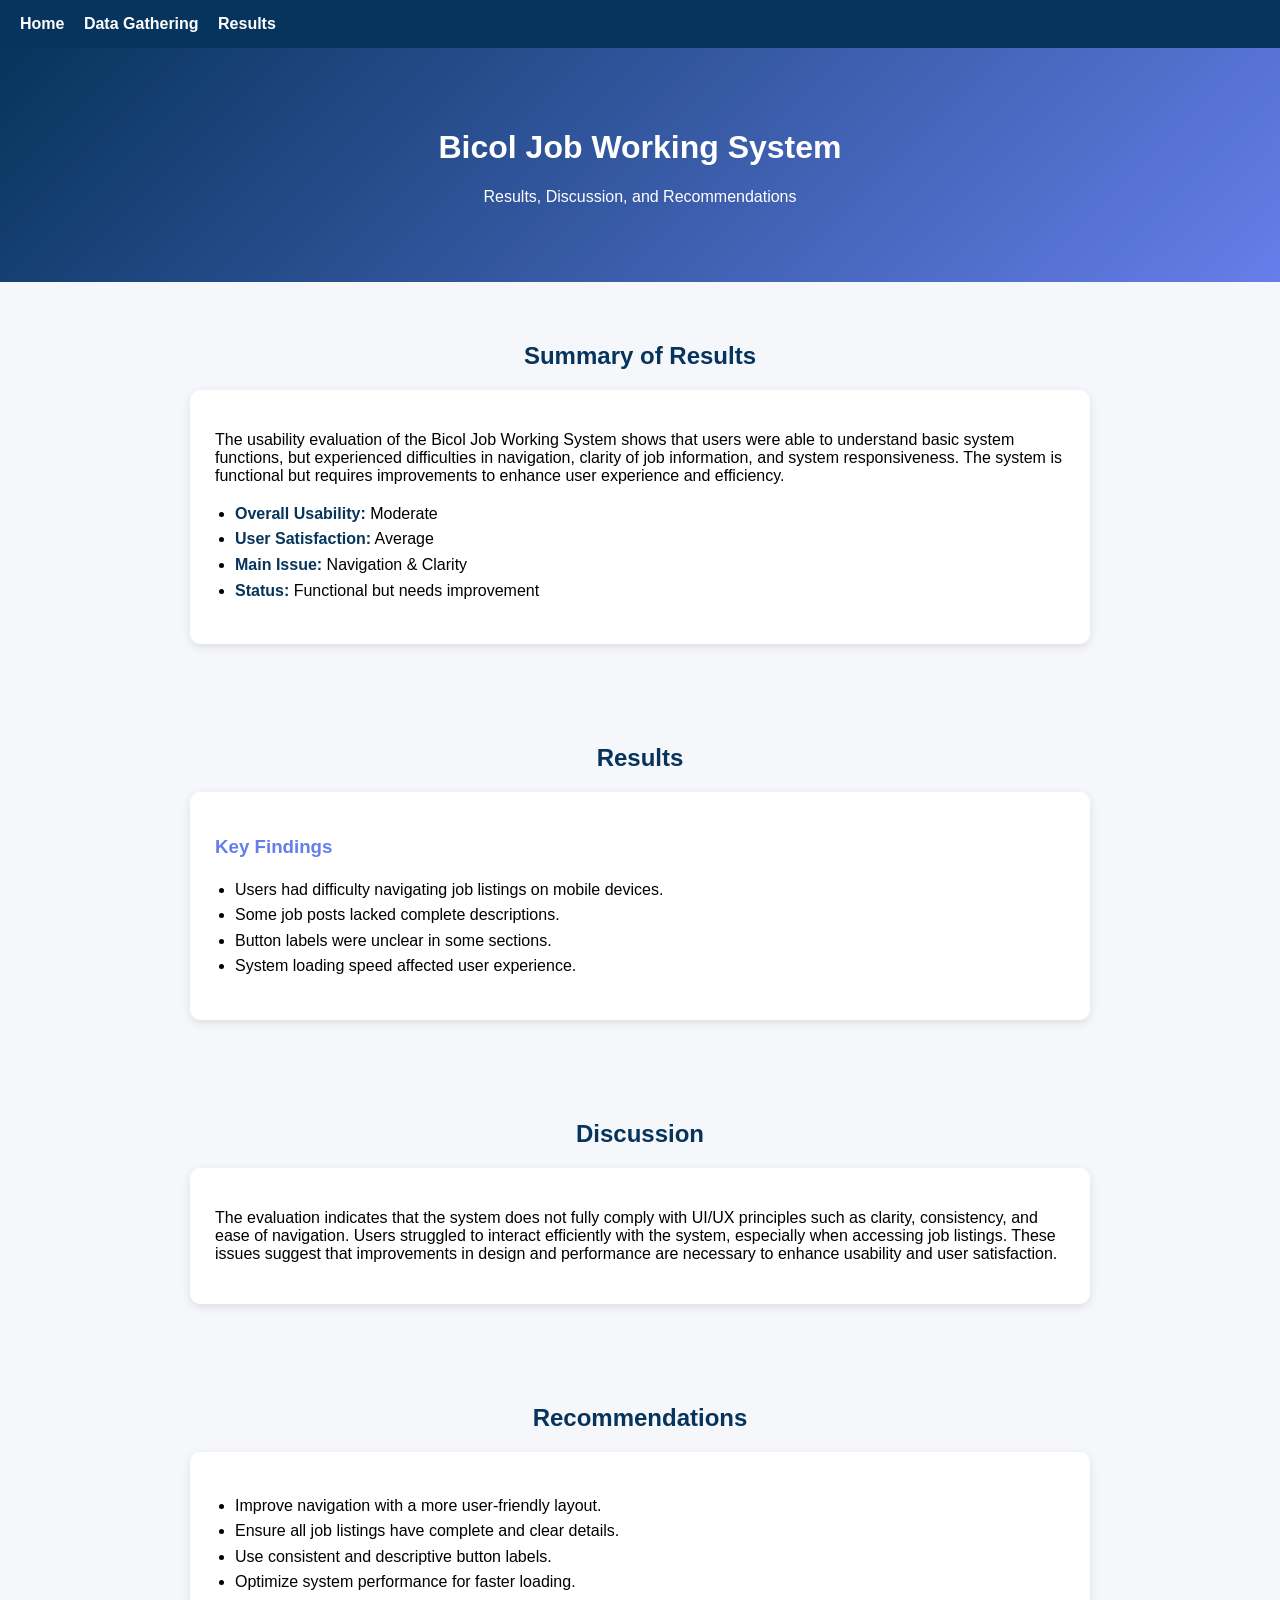
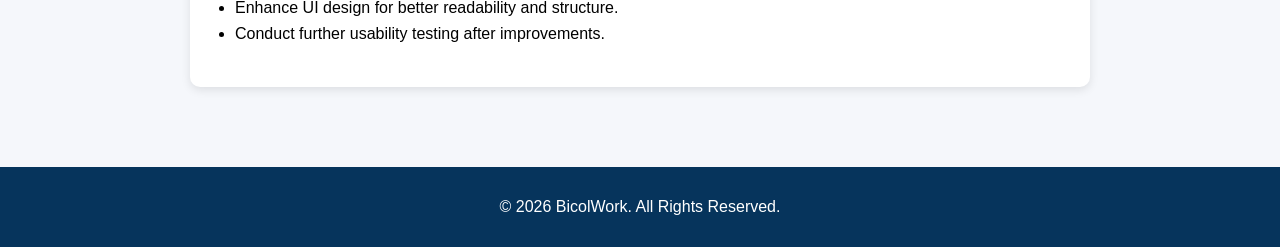
<file: HCI-Gorup-3-main/result_discussion_and_ecommendation.html>
<!DOCTYPE html>
<html lang="en">
<head>
<meta charset="UTF-8">
<meta name="viewport" content="width=device-width, initial-scale=1.0">
<title>BicolWork - Results</title>

<style>
body {
    font-family: Arial, sans-serif;
    margin: 0;
    background: #f5f7fb;
}

.navbar {
    background: #06345C;
    padding: 15px 20px;
}

.navbar a {
    color: white;
    text-decoration: none;
    margin-right: 15px;
    font-weight: bold;
}

.hero {
    background: linear-gradient(135deg, #06345C, #667eea);
    color: white;
    text-align: center;
    padding: 60px 20px;
}

.section {
    max-width: 900px;
    margin: auto;
    padding: 40px 20px;
}

.box {
    background: white;
    padding: 25px;
    margin-top: 20px;
    border-radius: 10px;
    box-shadow: 0 3px 10px rgba(0,0,0,0.1);
}

h2 {
    color: #06345C;
    text-align: center;
}

h3 {
    color: #667eea;
}

ul {
    padding-left: 20px;
    line-height: 1.6;
}

footer {
    text-align: center;
    padding: 15px;
    background: #06345C;
    color: white;
    margin-top: 40px;
}

strong {
    color: #06345C;
}
</style>

</head>

<body>

<div class="navbar">
    <a href="#">Home</a>
    <a href="#">Data Gathering</a>
    <a href="#">Results</a>
</div>

<div class="hero">
    <h1>Bicol Job Working System</h1>
    <p>Results, Discussion, and Recommendations</p>
</div>

<section class="section">
    <h2>Summary of Results</h2>

    <div class="box">
        <p>
            The usability evaluation of the Bicol Job Working System shows that users were able
            to understand basic system functions, but experienced difficulties in navigation,
            clarity of job information, and system responsiveness. The system is functional but
            requires improvements to enhance user experience and efficiency.
        </p>

        <ul>
            <li><strong>Overall Usability:</strong> Moderate</li>
            <li><strong>User Satisfaction:</strong> Average</li>
            <li><strong>Main Issue:</strong> Navigation & Clarity</li>
            <li><strong>Status:</strong> Functional but needs improvement</li>
        </ul>
    </div>
</section>

<section class="section">
    <h2>Results</h2>

    <div class="box">
        <h3>Key Findings</h3>
        <ul>
            <li>Users had difficulty navigating job listings on mobile devices.</li>
            <li>Some job posts lacked complete descriptions.</li>
            <li>Button labels were unclear in some sections.</li>
            <li>System loading speed affected user experience.</li>
        </ul>
    </div>
</section>

<section class="section">
    <h2>Discussion</h2>

    <div class="box">
        <p>
            The evaluation indicates that the system does not fully comply with UI/UX principles
            such as clarity, consistency, and ease of navigation. Users struggled to interact
            efficiently with the system, especially when accessing job listings. These issues
            suggest that improvements in design and performance are necessary to enhance
            usability and user satisfaction.
        </p>
    </div>
</section>

<section class="section">
    <h2>Recommendations</h2>

    <div class="box">
        <ul>
            <li>Improve navigation with a more user-friendly layout.</li>
            <li>Ensure all job listings have complete and clear details.</li>
            <li>Use consistent and descriptive button labels.</li>
            <li>Optimize system performance for faster loading.</li>
            <li>Enhance UI design for better readability and structure.</li>
            <li>Conduct further usability testing after improvements.</li>
        </ul>
    </div>
</section>

<footer>
    <p>&copy; 2026 BicolWork. All Rights Reserved.</p>
</footer>

</body>
</html>
</file>
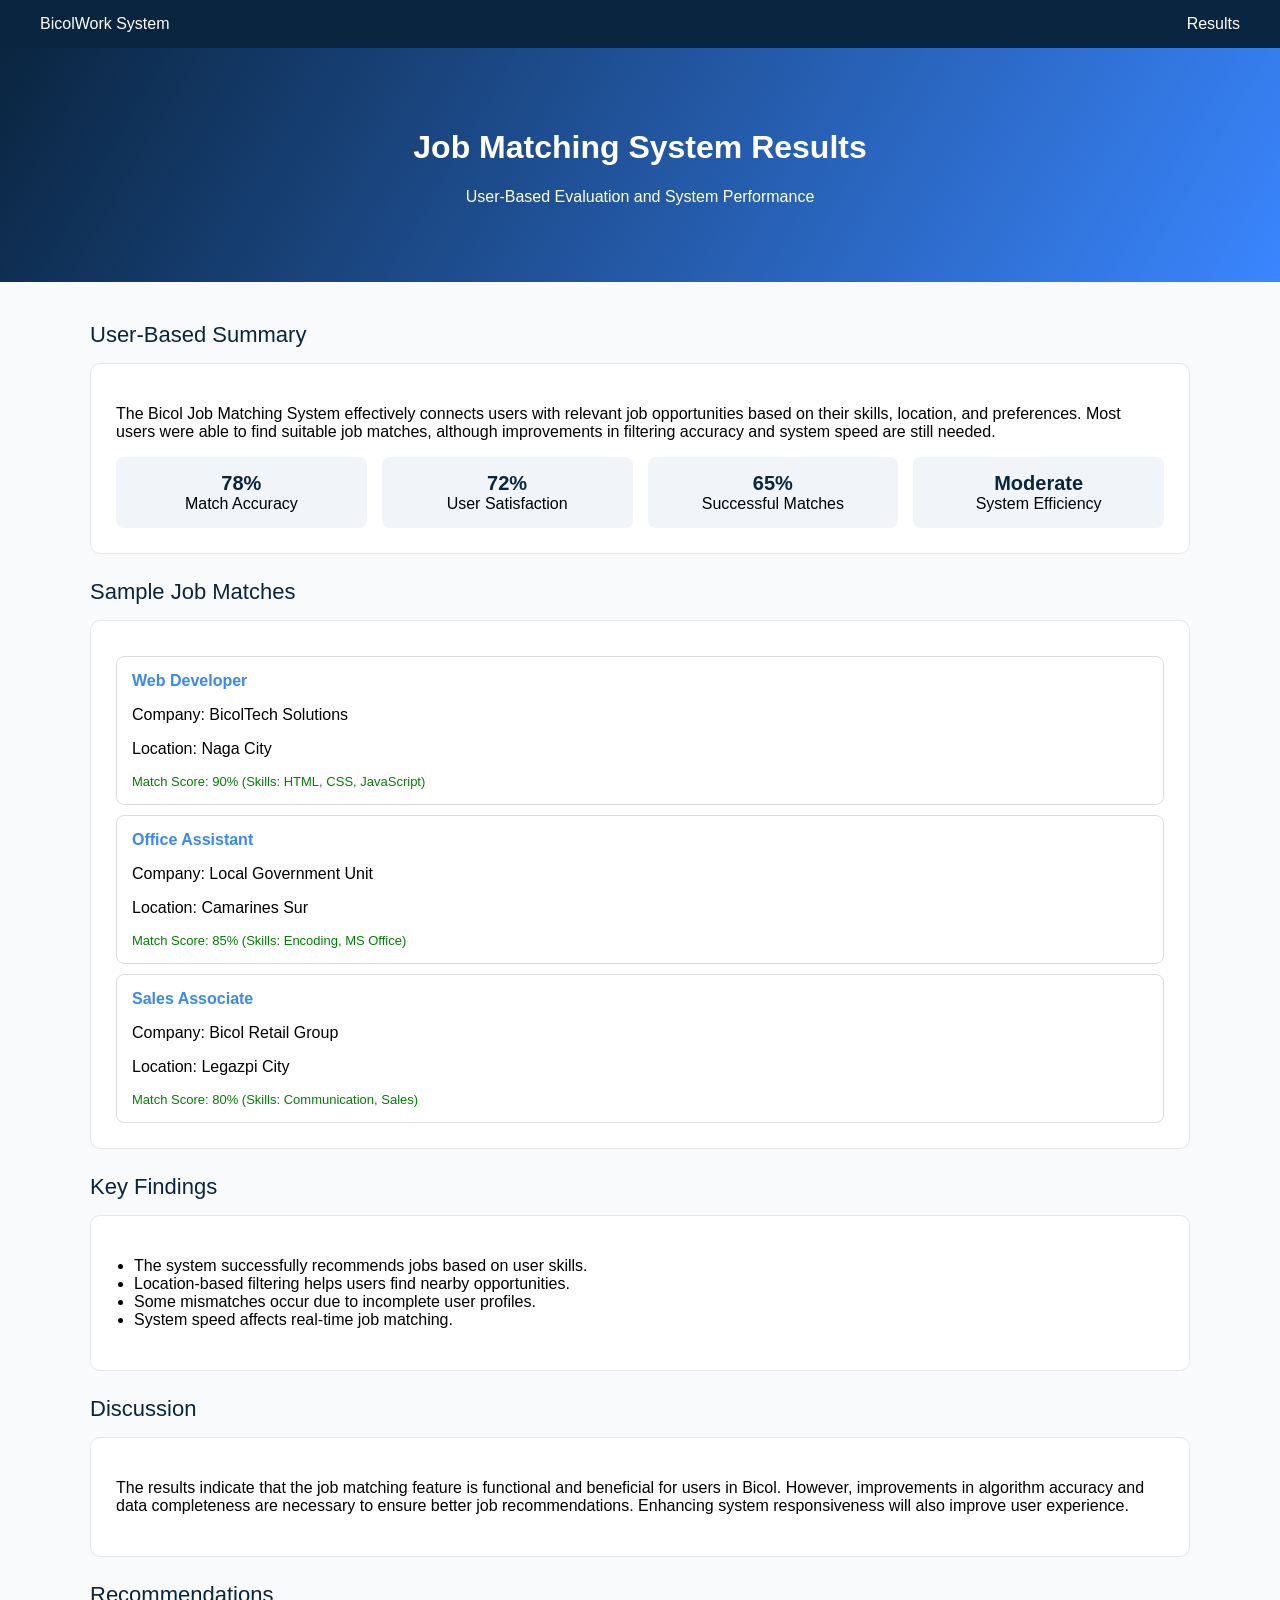
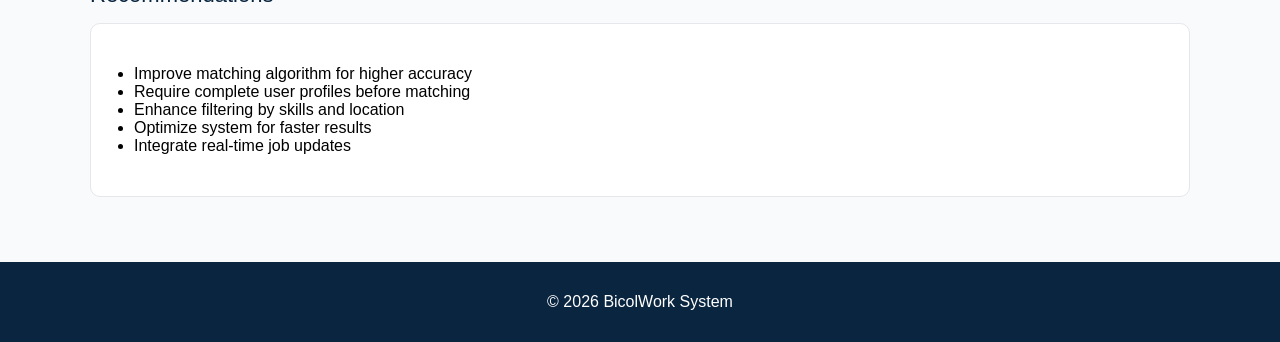
<file: HCI-Gorup-3-main/Result_Evaluate.html>
<!DOCTYPE html>
<html lang="en">
<head>
<meta charset="UTF-8">
<meta name="viewport" content="width=device-width, initial-scale=1.0">
<title>BicolWork - Job Matching Results</title>

<style>
:root {
    --primary: #0A2540;
    --secondary: #3A86FF;
    --light: #f1f5f9;
}

body {
    font-family: "Segoe UI", sans-serif;
    margin: 0;
    background: #f8fafc;
}

/* NAVBAR */
.navbar {
    background: var(--primary);
    padding: 15px 40px;
    display: flex;
    justify-content: space-between;
    color: white;
}

/* HERO */
.hero {
    background: linear-gradient(120deg, #0A2540, #3A86FF);
    color: white;
    text-align: center;
    padding: 60px 20px;
}

/* CONTAINER */
.container {
    max-width: 1100px;
    margin: auto;
    padding: 40px 20px;
}

/* SECTION */
.section-title {
    font-size: 22px;
    margin-bottom: 15px;
    color: var(--primary);
}

/* CARD */
.card {
    background: white;
    padding: 25px;
    border-radius: 10px;
    margin-bottom: 25px;
    border: 1px solid #e5e7eb;
}

/* GRID */
.grid {
    display: grid;
    grid-template-columns: repeat(auto-fit, minmax(200px, 1fr));
    gap: 15px;
}

.metric {
    background: var(--light);
    padding: 15px;
    border-radius: 8px;
    text-align: center;
}

.metric strong {
    font-size: 20px;
    color: var(--primary);
}

/* JOB CARD */
.job {
    border: 1px solid #ddd;
    padding: 15px;
    border-radius: 8px;
    margin-top: 10px;
}

.job h4 {
    margin: 0;
    color: var(--secondary);
}

.match {
    font-size: 13px;
    margin-top: 5px;
    color: green;
}

/* LIST */
ul {
    padding-left: 18px;
}

footer {
    background: var(--primary);
    color: white;
    text-align: center;
    padding: 15px;
}
</style>
</head>

<body>

<div class="navbar">
    <div>BicolWork System</div>
    <div>Results</div>
</div>

<div class="hero">
    <h1>Job Matching System Results</h1>
    <p>User-Based Evaluation and System Performance</p>
</div>

<div class="container">

    <!-- SUMMARY -->
    <div class="section-title">User-Based Summary</div>
    <div class="card">
        <p>
            The Bicol Job Matching System effectively connects users with relevant job opportunities
            based on their skills, location, and preferences. Most users were able to find suitable
            job matches, although improvements in filtering accuracy and system speed are still needed.
        </p>

        <div class="grid">
            <div class="metric">
                <strong>78%</strong>
                <div>Match Accuracy</div>
            </div>
            <div class="metric">
                <strong>72%</strong>
                <div>User Satisfaction</div>
            </div>
            <div class="metric">
                <strong>65%</strong>
                <div>Successful Matches</div>
            </div>
            <div class="metric">
                <strong>Moderate</strong>
                <div>System Efficiency</div>
            </div>
        </div>
    </div>

    <!-- SAMPLE MATCH -->
    <div class="section-title">Sample Job Matches</div>
    <div class="card">

        <div class="job">
            <h4>Web Developer</h4>
            <p>Company: BicolTech Solutions</p>
            <p>Location: Naga City</p>
            <div class="match">Match Score: 90% (Skills: HTML, CSS, JavaScript)</div>
        </div>

        <div class="job">
            <h4>Office Assistant</h4>
            <p>Company: Local Government Unit</p>
            <p>Location: Camarines Sur</p>
            <div class="match">Match Score: 85% (Skills: Encoding, MS Office)</div>
        </div>

        <div class="job">
            <h4>Sales Associate</h4>
            <p>Company: Bicol Retail Group</p>
            <p>Location: Legazpi City</p>
            <div class="match">Match Score: 80% (Skills: Communication, Sales)</div>
        </div>

    </div>

    <!-- RESULTS -->
    <div class="section-title">Key Findings</div>
    <div class="card">
        <ul>
            <li>The system successfully recommends jobs based on user skills.</li>
            <li>Location-based filtering helps users find nearby opportunities.</li>
            <li>Some mismatches occur due to incomplete user profiles.</li>
            <li>System speed affects real-time job matching.</li>
        </ul>
    </div>

    <!-- DISCUSSION -->
    <div class="section-title">Discussion</div>
    <div class="card">
        <p>
            The results indicate that the job matching feature is functional and beneficial
            for users in Bicol. However, improvements in algorithm accuracy and data completeness
            are necessary to ensure better job recommendations. Enhancing system responsiveness
            will also improve user experience.
        </p>
    </div>

    <!-- RECOMMENDATIONS -->
    <div class="section-title">Recommendations</div>
    <div class="card">
        <ul>
            <li>Improve matching algorithm for higher accuracy</li>
            <li>Require complete user profiles before matching</li>
            <li>Enhance filtering by skills and location</li>
            <li>Optimize system for faster results</li>
            <li>Integrate real-time job updates</li>
        </ul>
    </div>

</div>

<footer>
    <p>&copy; 2026 BicolWork System</p>
</footer>

</body>
</html>
</file>
